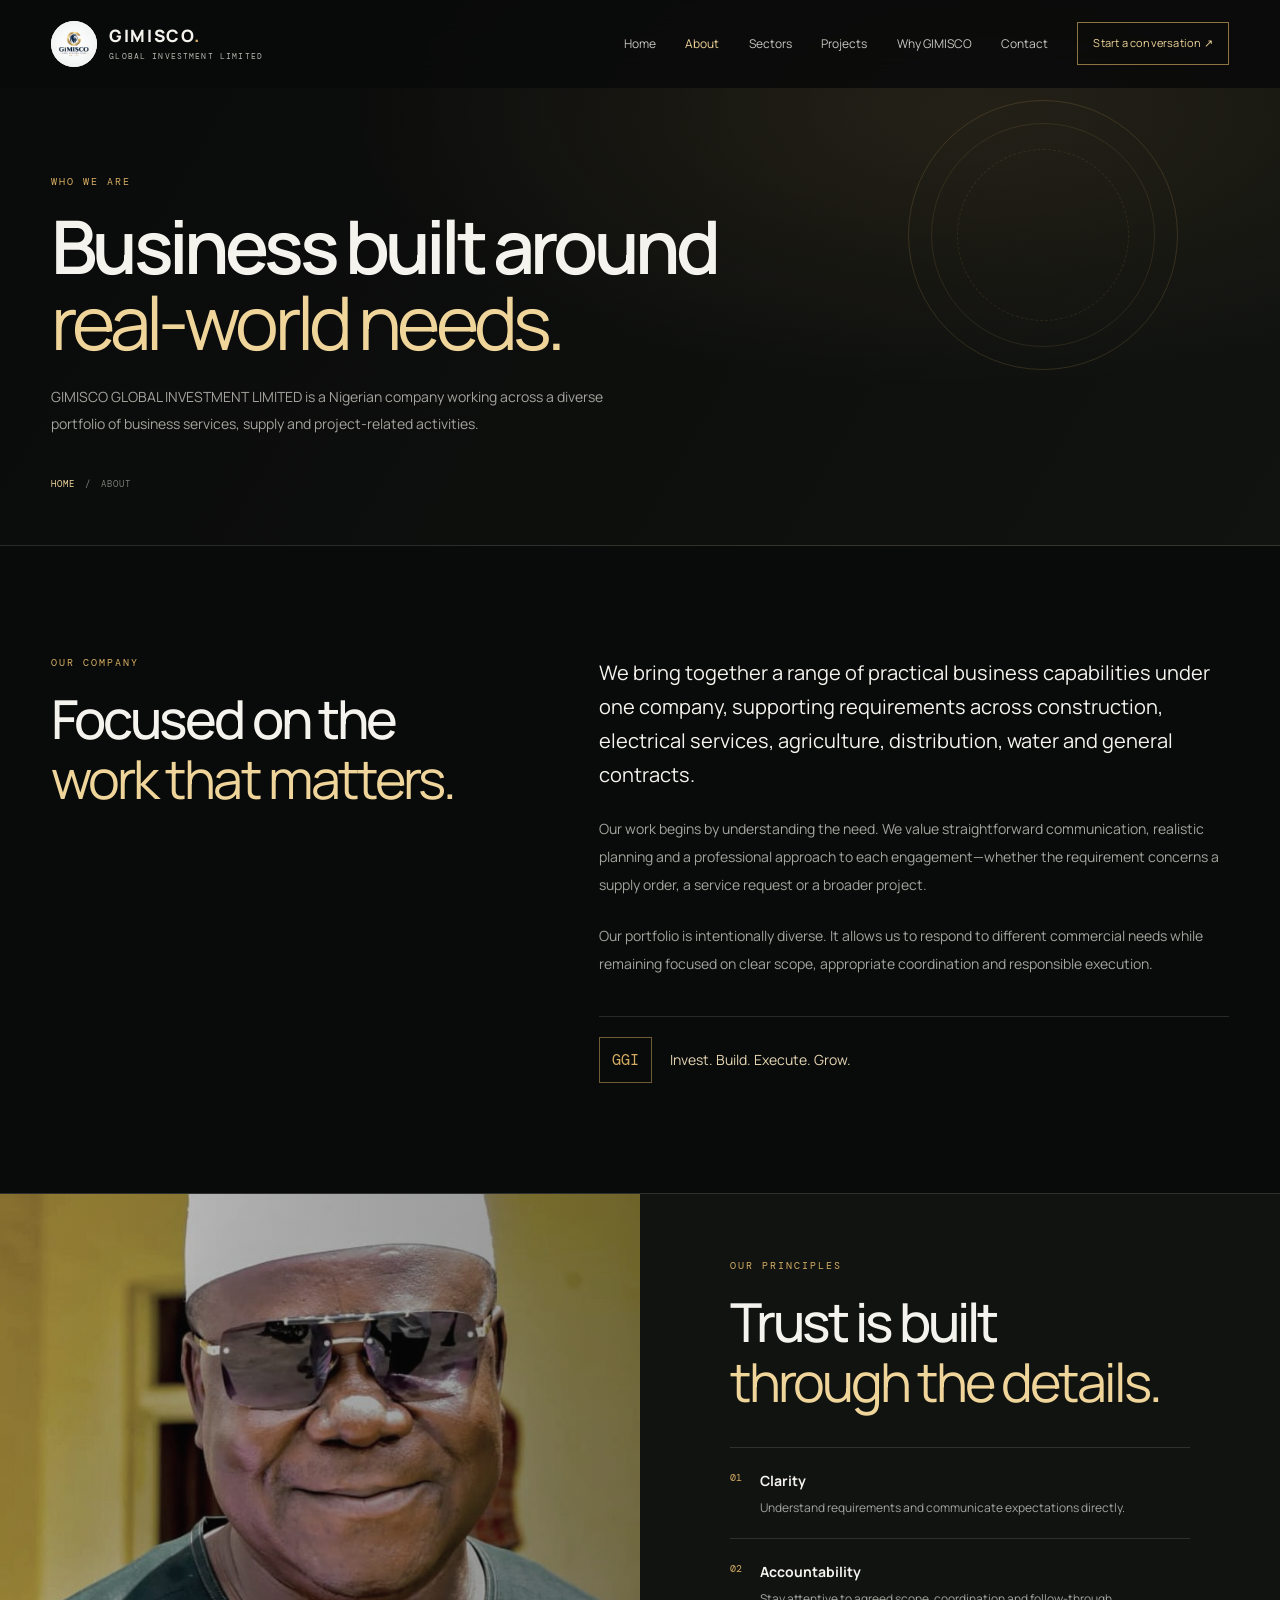
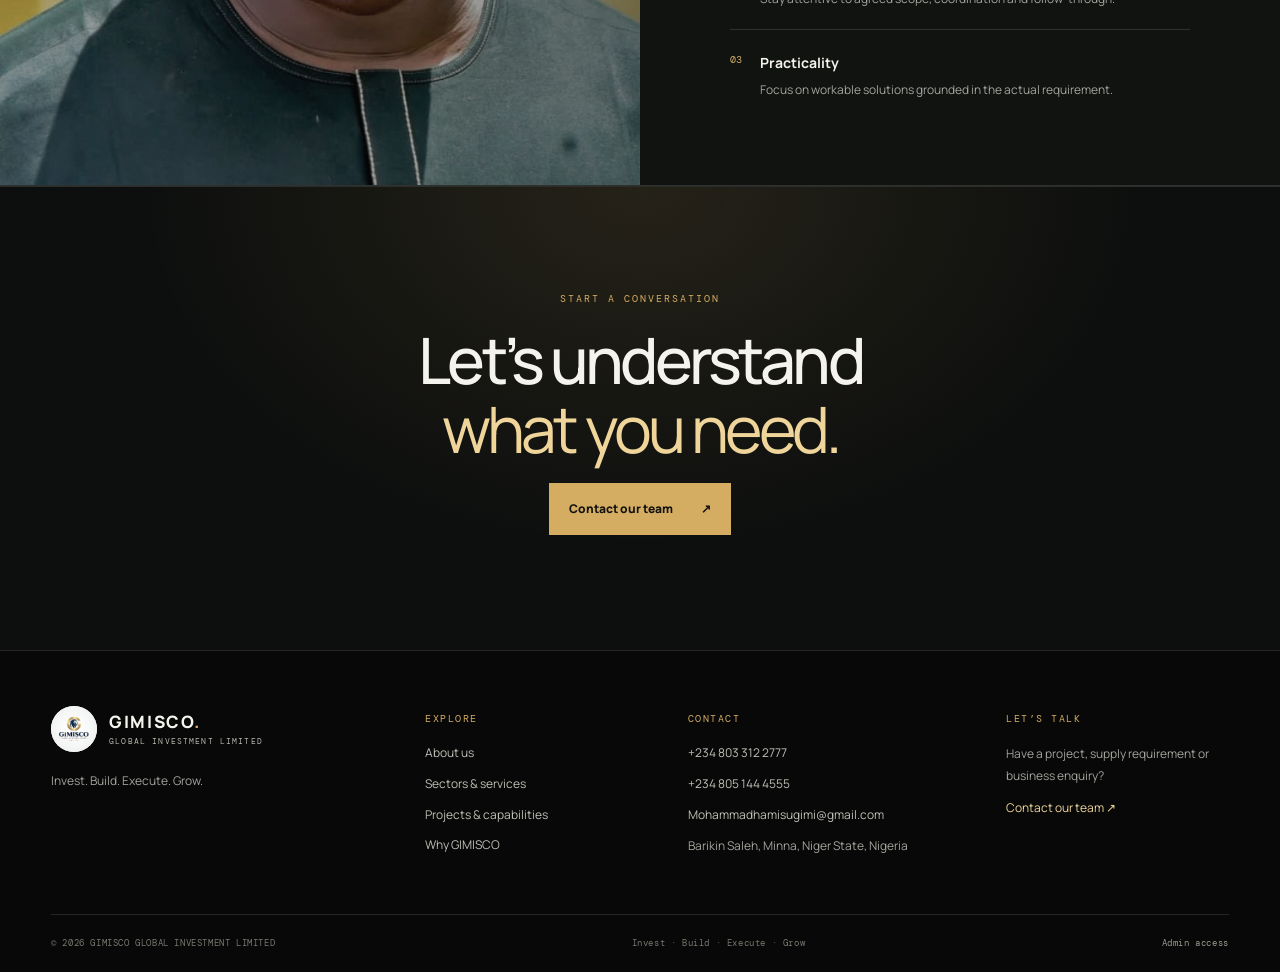
<file: about.html>
<!doctype html><html lang="en"><head><meta charset="utf-8"><meta name="viewport" content="width=device-width,initial-scale=1"><meta name="theme-color" content="#090a0a"><meta name="description" content="Learn about GIMISCO Global Investment Limited, a Nigerian company with business activities across construction, energy, agriculture, supply and general contracts."><meta name="author" content="GIMISCO GLOBAL INVESTMENT LIMITED"><meta property="og:type" content="website"><meta property="og:title" content="About GIMISCO | GIMISCO GLOBAL INVESTMENT LIMITED"><meta property="og:description" content="Learn about GIMISCO Global Investment Limited, a Nigerian company with business activities across construction, energy, agriculture, supply and general contracts."><meta property="og:image" content="assets/images/logo-gimisco.png"><title>About GIMISCO | GIMISCO GLOBAL INVESTMENT LIMITED</title><link rel="icon" href="assets/images/logo-gimisco.png"><link rel="preconnect" href="https://fonts.googleapis.com"><link rel="preconnect" href="https://fonts.gstatic.com" crossorigin><link href="https://fonts.googleapis.com/css2?family=DM+Mono:wght@400;500&family=Manrope:wght@400;500;600;700;800&display=swap" rel="stylesheet"><link rel="stylesheet" href="css/site.css"><script src="js/site.js" defer></script></head><body><a class="skip-link" href="#main">Skip to content</a>
<header class="site-header" id="siteHeader"><div class="header-inner"><a class="brand" href="index.html" aria-label="GIMISCO home"><img src="assets/images/logo-gimisco.png" alt="GIMISCO Global Investment Limited logo"><span class="brand-name">GIMISCO<span class="brand-dot">.</span><small>GLOBAL INVESTMENT LIMITED</small></span></a><button class="menu-btn" id="menuButton" type="button" aria-expanded="false" aria-controls="mobileNav" aria-label="Open navigation"><span></span><span></span></button><nav class="desktop-nav" aria-label="Main navigation"><a href="index.html">Home</a><a href="about.html" aria-current="page">About</a><a href="sectors.html">Sectors</a><a href="projects.html">Projects</a><a href="why-us.html">Why GIMISCO</a><a href="contact.html">Contact</a><a class="nav-cta" href="contact.html">Start a conversation <span aria-hidden="true">↗</span></a></nav></div><nav class="mobile-nav" id="mobileNav" aria-label="Mobile navigation"><a href="index.html">Home</a><a href="about.html" aria-current="page">About</a><a href="sectors.html">Sectors</a><a href="projects.html">Projects</a><a href="why-us.html">Why GIMISCO</a><a href="contact.html">Contact</a><a class="nav-cta" href="contact.html">Start a conversation ↗</a></nav></header><main id="main"><section class="page-hero"><div class="page-hero-art"></div><p class="eyebrow">WHO WE ARE</p><h1>Business built around<br><em>real-world needs.</em></h1><p>GIMISCO GLOBAL INVESTMENT LIMITED is a Nigerian company working across a diverse portfolio of business services, supply and project-related activities.</p><div class="breadcrumbs"><a href="index.html">Home</a><span>/</span><span>About</span></div></section><section class="section section-pad two-column"><div class="sticky-label"><p class="eyebrow">OUR COMPANY</p><h2>Focused on the<br><em>work that matters.</em></h2></div><div class="long-copy"><p class="lead-copy">We bring together a range of practical business capabilities under one company, supporting requirements across construction, electrical services, agriculture, distribution, water and general contracts.</p><p>Our work begins by understanding the need. We value straightforward communication, realistic planning and a professional approach to each engagement—whether the requirement concerns a supply order, a service request or a broader project.</p><p>Our portfolio is intentionally diverse. It allows us to respond to different commercial needs while remaining focused on clear scope, appropriate coordination and responsible execution.</p><div class="quote-rule"><span>GGI</span><p>Invest. Build. Execute. Grow.</p></div></div></section><section class="image-text-band"><div class="image-panel"><img src="assets/images/ceo-image.jpg" alt="GIMISCO leadership" loading="lazy"></div><div class="image-text-copy"><p class="eyebrow">OUR PRINCIPLES</p><h2>Trust is built<br><em>through the details.</em></h2><ul class="principle-list"><li><span>01</span><div><strong>Clarity</strong><p>Understand requirements and communicate expectations directly.</p></div></li><li><span>02</span><div><strong>Accountability</strong><p>Stay attentive to agreed scope, coordination and follow-through.</p></div></li><li><span>03</span><div><strong>Practicality</strong><p>Focus on workable solutions grounded in the actual requirement.</p></div></li></ul></div></section><section class="cta-section"><p class="eyebrow">START A CONVERSATION</p><h2>Let’s understand<br><em>what you need.</em></h2><a class="button button-gold" href="contact.html">Contact our team <span>↗</span></a></section></main><footer class="site-footer"><div class="footer-top"><div class="footer-brand"><a class="brand" href="index.html"><img src="assets/images/logo-gimisco.png" alt=""><span class="brand-name">GIMISCO<span class="brand-dot">.</span><small>GLOBAL INVESTMENT LIMITED</small></span></a><p>Invest. Build. Execute. Grow.</p></div><div><h3>Explore</h3><a href="about.html">About us</a><a href="sectors.html">Sectors & services</a><a href="projects.html">Projects & capabilities</a><a href="why-us.html">Why GIMISCO</a></div><div><h3>Contact</h3><a href="tel:+2348033122777">+234 803 312 2777</a><a href="tel:+2348051444555">+234 805 144 4555</a><a href="mailto:Mohammadhamisugimi@gmail.com">Mohammadhamisugimi@gmail.com</a><p>Barikin Saleh, Minna, Niger State, Nigeria</p></div><div><h3>Let’s talk</h3><p>Have a project, supply requirement or business enquiry?</p><a class="footer-link" href="contact.html">Contact our team ↗</a></div></div><div class="footer-bottom"><span>© <span id="year"></span> GIMISCO GLOBAL INVESTMENT LIMITED</span><span>Invest · Build · Execute · Grow</span><a href="admin.html" class="admin-link">Admin access</a></div></footer></body></html>
</file>
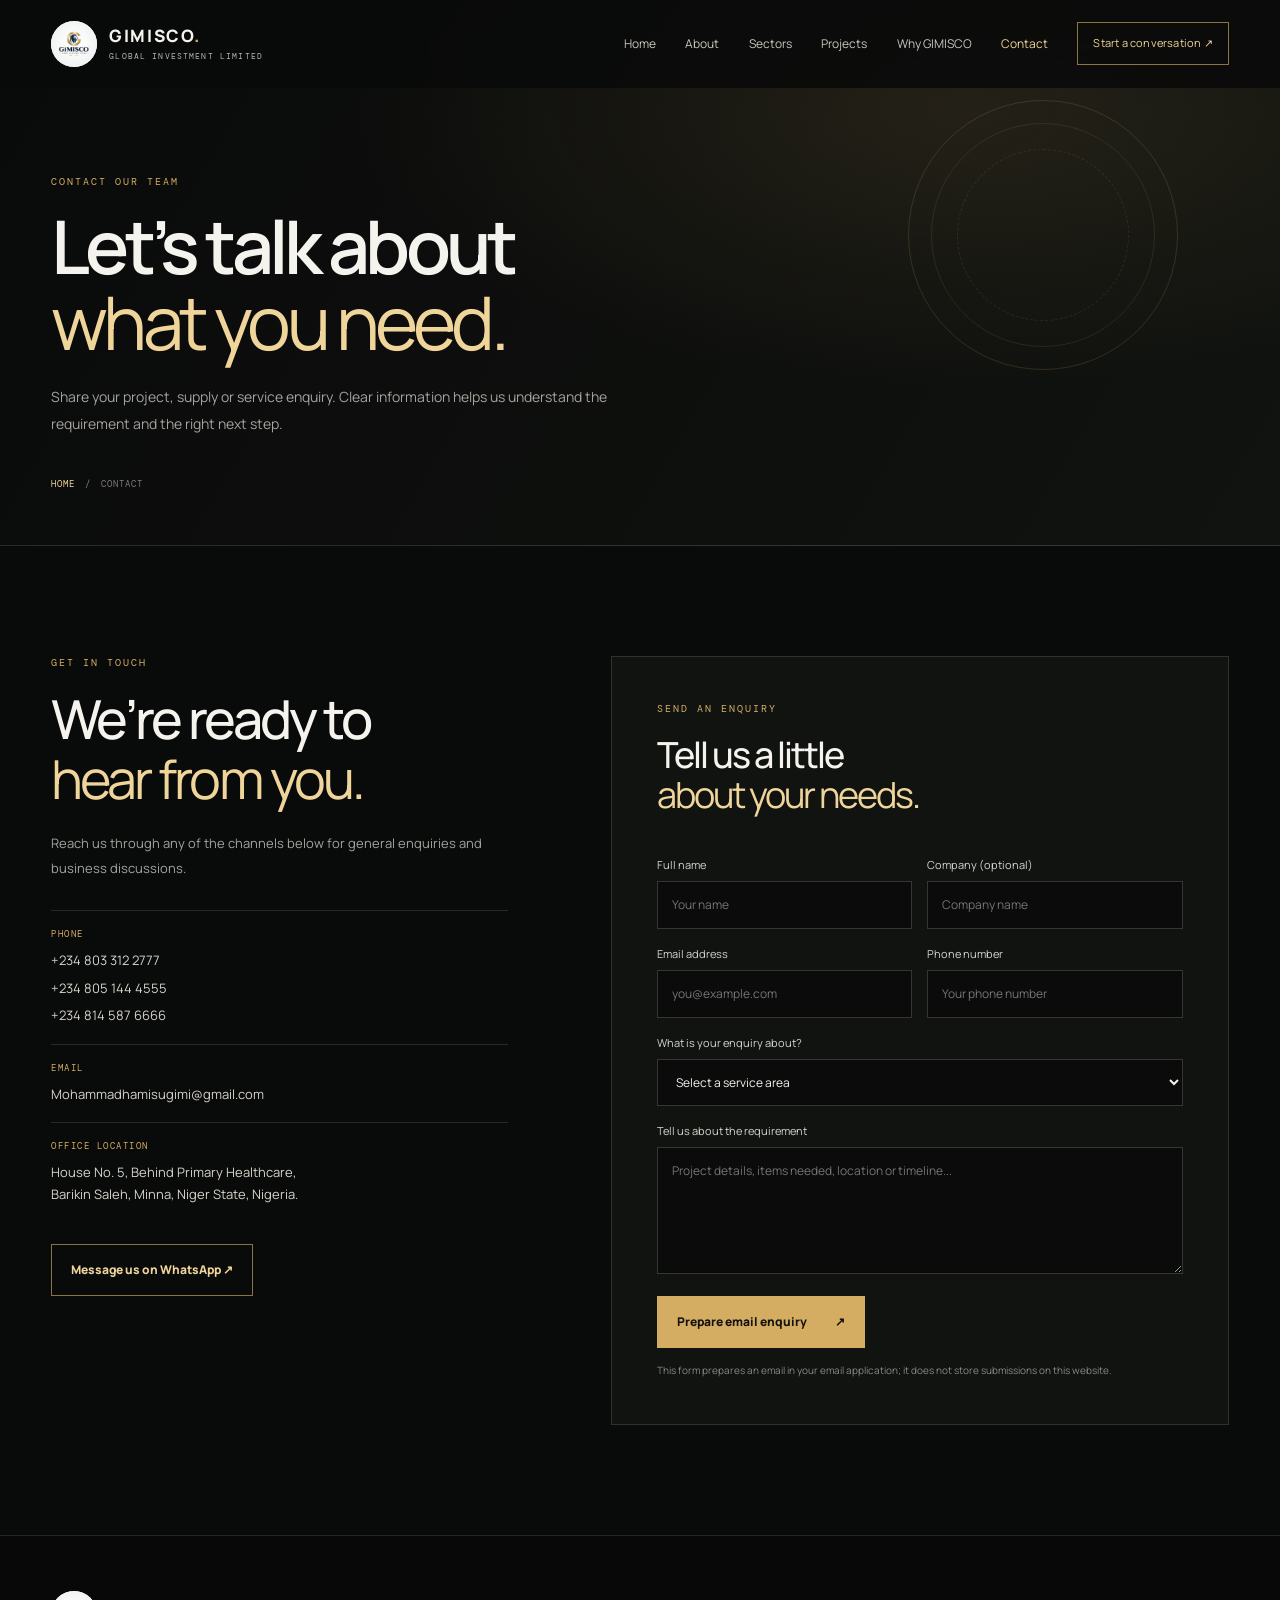
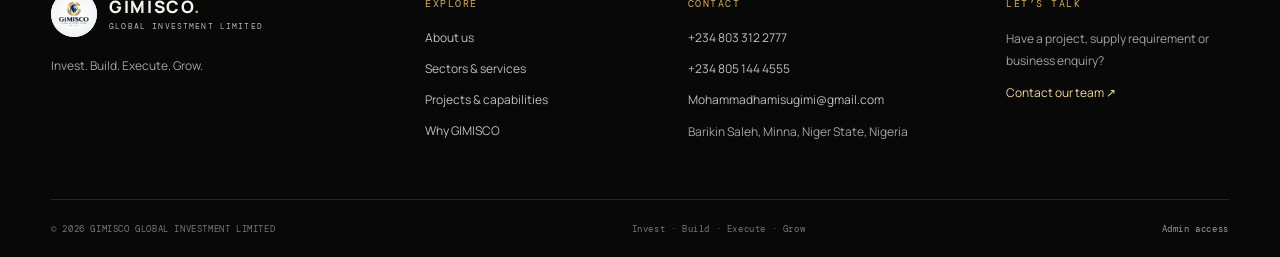
<file: contact.html>
<!doctype html><html lang="en"><head><meta charset="utf-8"><meta name="viewport" content="width=device-width,initial-scale=1"><meta name="theme-color" content="#090a0a"><meta name="description" content="Contact GIMISCO Global Investment Limited by phone, email or WhatsApp for business, supply and project enquiries."><meta name="author" content="GIMISCO GLOBAL INVESTMENT LIMITED"><meta property="og:type" content="website"><meta property="og:title" content="Contact GIMISCO | GIMISCO GLOBAL INVESTMENT LIMITED"><meta property="og:description" content="Contact GIMISCO Global Investment Limited by phone, email or WhatsApp for business, supply and project enquiries."><meta property="og:image" content="assets/images/logo-gimisco.png"><title>Contact GIMISCO | GIMISCO GLOBAL INVESTMENT LIMITED</title><link rel="icon" href="assets/images/logo-gimisco.png"><link rel="preconnect" href="https://fonts.googleapis.com"><link rel="preconnect" href="https://fonts.gstatic.com" crossorigin><link href="https://fonts.googleapis.com/css2?family=DM+Mono:wght@400;500&family=Manrope:wght@400;500;600;700;800&display=swap" rel="stylesheet"><link rel="stylesheet" href="css/site.css"><script src="js/site.js" defer></script></head><body><a class="skip-link" href="#main">Skip to content</a>
<header class="site-header" id="siteHeader"><div class="header-inner"><a class="brand" href="index.html" aria-label="GIMISCO home"><img src="assets/images/logo-gimisco.png" alt="GIMISCO Global Investment Limited logo"><span class="brand-name">GIMISCO<span class="brand-dot">.</span><small>GLOBAL INVESTMENT LIMITED</small></span></a><button class="menu-btn" id="menuButton" type="button" aria-expanded="false" aria-controls="mobileNav" aria-label="Open navigation"><span></span><span></span></button><nav class="desktop-nav" aria-label="Main navigation"><a href="index.html">Home</a><a href="about.html">About</a><a href="sectors.html">Sectors</a><a href="projects.html">Projects</a><a href="why-us.html">Why GIMISCO</a><a href="contact.html" aria-current="page">Contact</a><a class="nav-cta" href="contact.html">Start a conversation <span aria-hidden="true">↗</span></a></nav></div><nav class="mobile-nav" id="mobileNav" aria-label="Mobile navigation"><a href="index.html">Home</a><a href="about.html">About</a><a href="sectors.html">Sectors</a><a href="projects.html">Projects</a><a href="why-us.html">Why GIMISCO</a><a href="contact.html" aria-current="page">Contact</a><a class="nav-cta" href="contact.html">Start a conversation ↗</a></nav></header><main id="main"><section class="page-hero"><div class="page-hero-art"></div><p class="eyebrow">CONTACT OUR TEAM</p><h1>Let’s talk about<br><em>what you need.</em></h1><p>Share your project, supply or service enquiry. Clear information helps us understand the requirement and the right next step.</p><div class="breadcrumbs"><a href="index.html">Home</a><span>/</span><span>Contact</span></div></section><section class="section section-pad contact-layout"><div class="contact-details"><p class="eyebrow">GET IN TOUCH</p><h2>We’re ready to<br><em>hear from you.</em></h2><p>Reach us through any of the channels below for general enquiries and business discussions.</p><div class="contact-item"><span>PHONE</span><a href="tel:+2348033122777">+234 803 312 2777</a><a href="tel:+2348051444555">+234 805 144 4555</a><a href="tel:+2348145876666">+234 814 587 6666</a></div><div class="contact-item"><span>EMAIL</span><a href="mailto:Mohammadhamisugimi@gmail.com">Mohammadhamisugimi@gmail.com</a></div><div class="contact-item"><span>OFFICE LOCATION</span><p>House No. 5, Behind Primary Healthcare,<br>Barikin Saleh, Minna, Niger State, Nigeria.</p></div><a class="button button-outline" href="https://wa.me/2348033122777" target="_blank" rel="noopener noreferrer">Message us on WhatsApp ↗</a></div><div class="contact-form-card"><p class="eyebrow">SEND AN ENQUIRY</p><h2>Tell us a little<br><em>about your needs.</em></h2><form id="contactForm"><div class="form-row"><label>Full name<input name="name" autocomplete="name" required maxlength="120" placeholder="Your name"></label><label>Company (optional)<input name="company" autocomplete="organization" maxlength="120" placeholder="Company name"></label></div><div class="form-row"><label>Email address<input type="email" name="email" autocomplete="email" required maxlength="180" placeholder="you@example.com"></label><label>Phone number<input type="tel" name="phone" autocomplete="tel" maxlength="40" placeholder="Your phone number"></label></div><label>What is your enquiry about?<select name="topic" required><option value="" disabled selected>Select a service area</option><option>Construction & Infrastructure</option><option>Energy & Electrical</option><option>Agriculture & Food</option><option>Supply & Distribution</option><option>Water & Environmental Services</option><option>Trading & General Contracts</option><option>Other enquiry</option></select></label><label>Tell us about the requirement<textarea name="message" rows="5" required maxlength="4000" placeholder="Project details, items needed, location or timeline..."></textarea></label><button class="button button-gold" type="submit">Prepare email enquiry <span>↗</span></button><p class="form-note" id="contactStatus" role="status">This form prepares an email in your email application; it does not store submissions on this website.</p></form></div></section></main><footer class="site-footer"><div class="footer-top"><div class="footer-brand"><a class="brand" href="index.html"><img src="assets/images/logo-gimisco.png" alt=""><span class="brand-name">GIMISCO<span class="brand-dot">.</span><small>GLOBAL INVESTMENT LIMITED</small></span></a><p>Invest. Build. Execute. Grow.</p></div><div><h3>Explore</h3><a href="about.html">About us</a><a href="sectors.html">Sectors & services</a><a href="projects.html">Projects & capabilities</a><a href="why-us.html">Why GIMISCO</a></div><div><h3>Contact</h3><a href="tel:+2348033122777">+234 803 312 2777</a><a href="tel:+2348051444555">+234 805 144 4555</a><a href="mailto:Mohammadhamisugimi@gmail.com">Mohammadhamisugimi@gmail.com</a><p>Barikin Saleh, Minna, Niger State, Nigeria</p></div><div><h3>Let’s talk</h3><p>Have a project, supply requirement or business enquiry?</p><a class="footer-link" href="contact.html">Contact our team ↗</a></div></div><div class="footer-bottom"><span>© <span id="year"></span> GIMISCO GLOBAL INVESTMENT LIMITED</span><span>Invest · Build · Execute · Grow</span><a href="admin.html" class="admin-link">Admin access</a></div></footer></body></html>
</file>
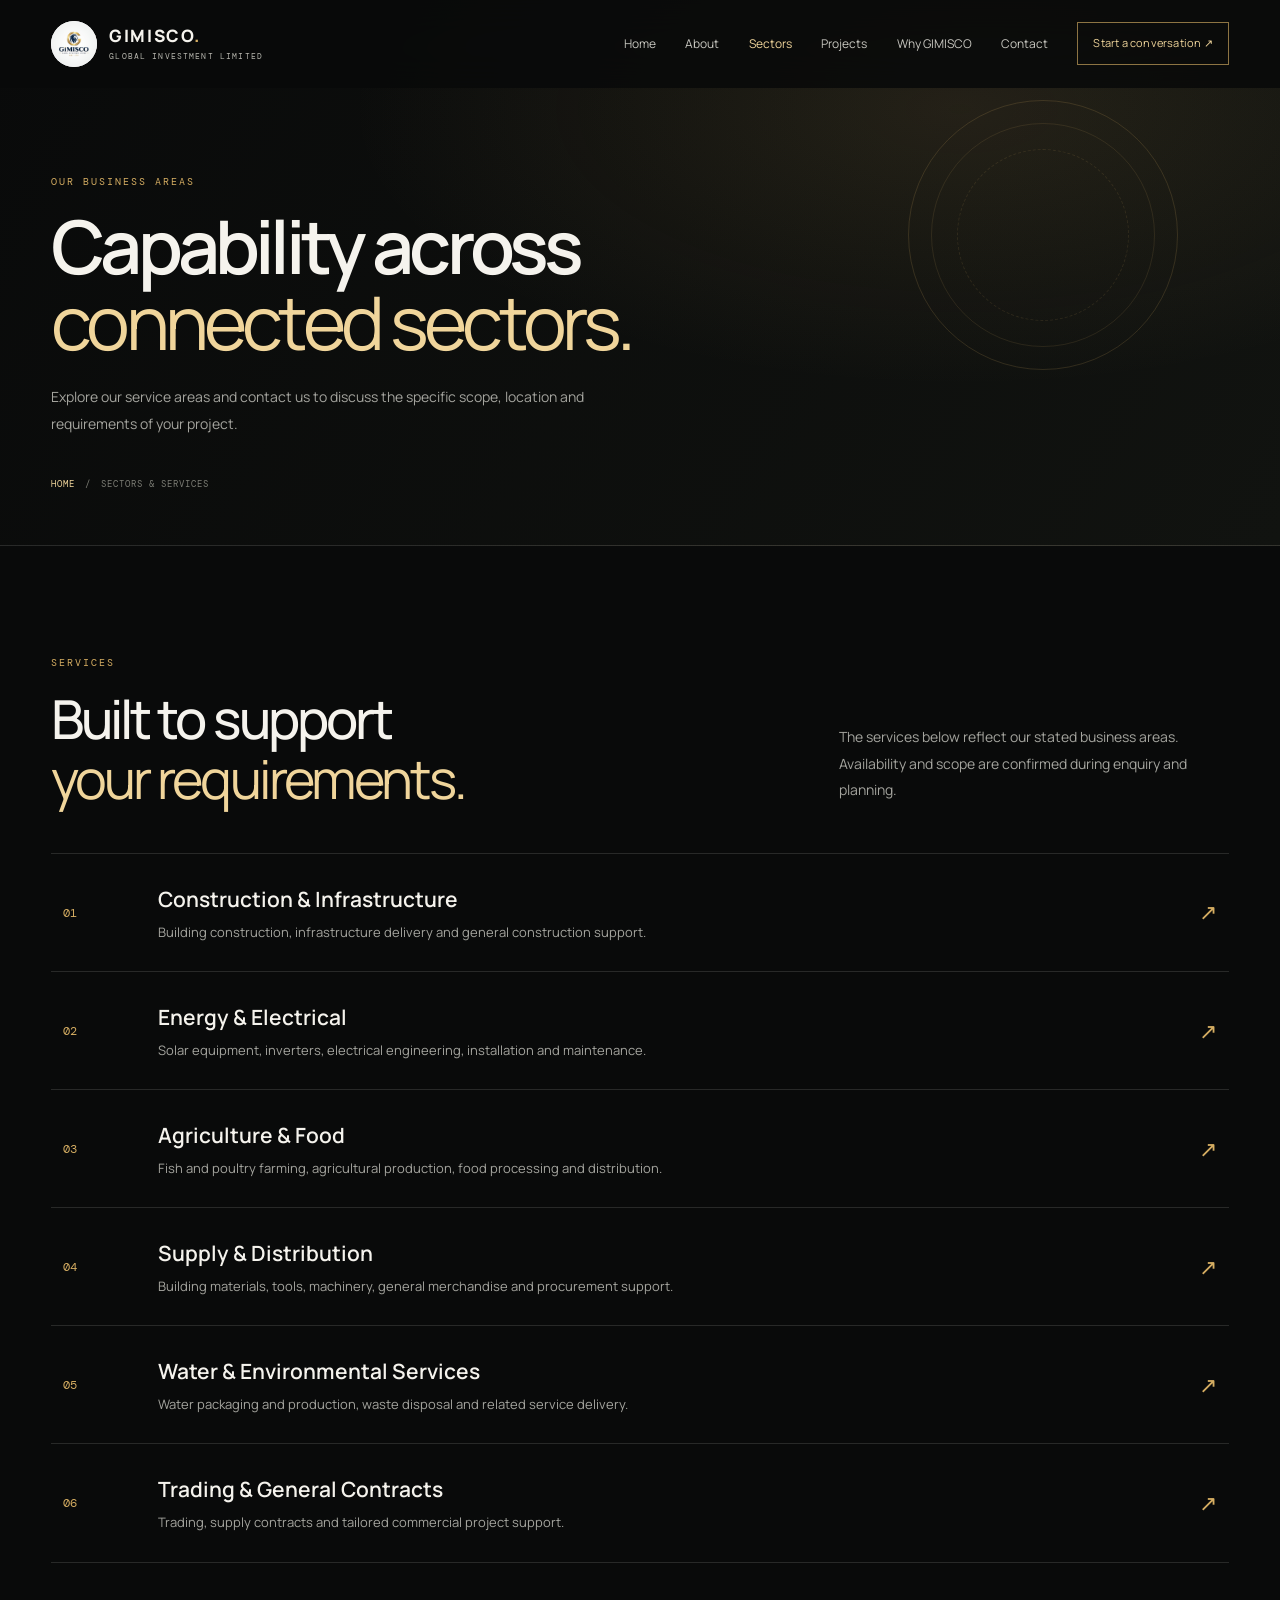
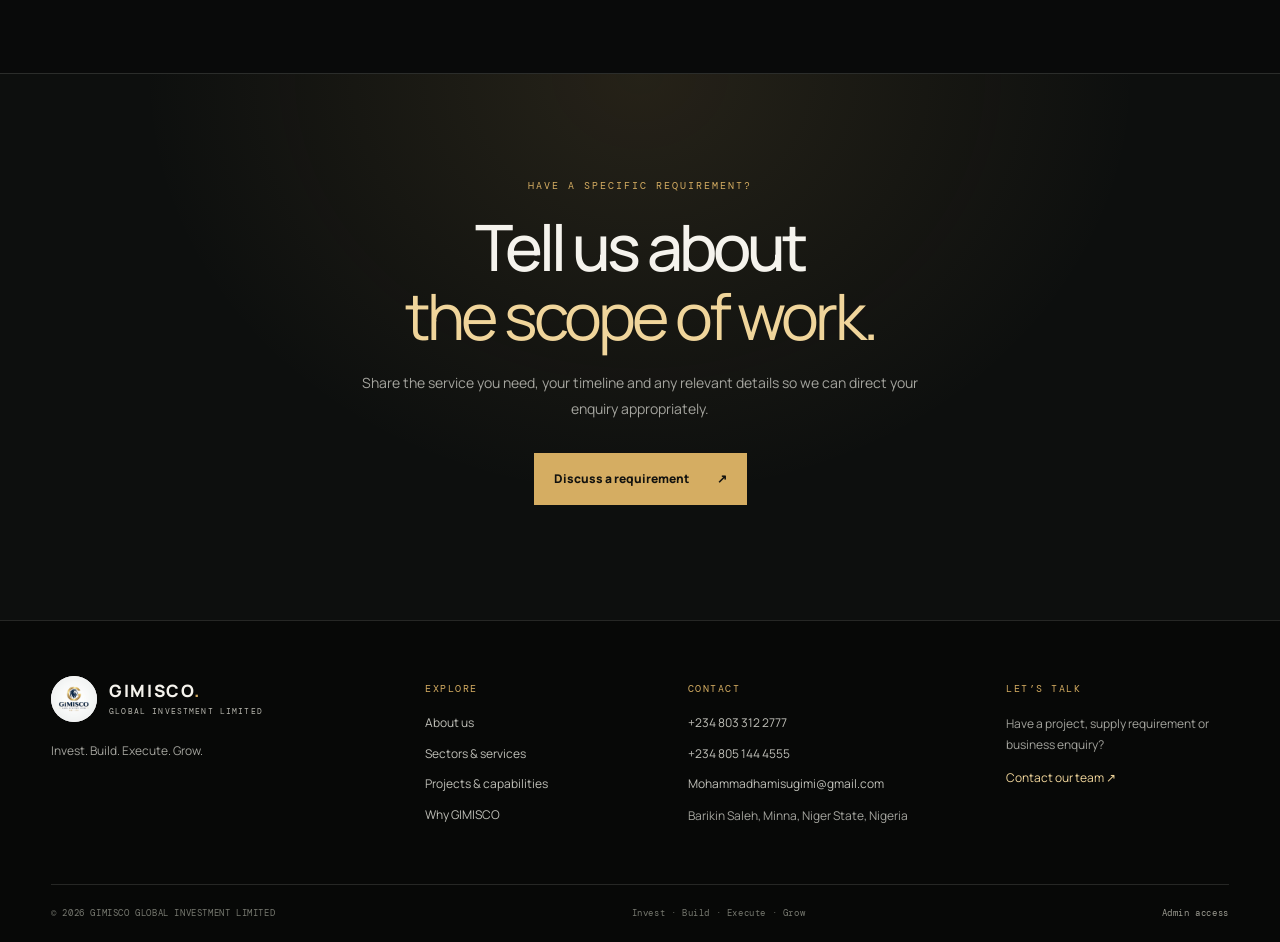
<file: sectors.html>
<!doctype html><html lang="en"><head><meta charset="utf-8"><meta name="viewport" content="width=device-width,initial-scale=1"><meta name="theme-color" content="#090a0a"><meta name="description" content="Explore GIMISCO services across construction, energy, agriculture, supply and distribution, water, waste services and general contracts."><meta name="author" content="GIMISCO GLOBAL INVESTMENT LIMITED"><meta property="og:type" content="website"><meta property="og:title" content="Sectors & Services | GIMISCO GLOBAL INVESTMENT LIMITED"><meta property="og:description" content="Explore GIMISCO services across construction, energy, agriculture, supply and distribution, water, waste services and general contracts."><meta property="og:image" content="assets/images/logo-gimisco.png"><title>Sectors & Services | GIMISCO GLOBAL INVESTMENT LIMITED</title><link rel="icon" href="assets/images/logo-gimisco.png"><link rel="preconnect" href="https://fonts.googleapis.com"><link rel="preconnect" href="https://fonts.gstatic.com" crossorigin><link href="https://fonts.googleapis.com/css2?family=DM+Mono:wght@400;500&family=Manrope:wght@400;500;600;700;800&display=swap" rel="stylesheet"><link rel="stylesheet" href="css/site.css"><script src="js/site.js" defer></script></head><body><a class="skip-link" href="#main">Skip to content</a>
<header class="site-header" id="siteHeader"><div class="header-inner"><a class="brand" href="index.html" aria-label="GIMISCO home"><img src="assets/images/logo-gimisco.png" alt="GIMISCO Global Investment Limited logo"><span class="brand-name">GIMISCO<span class="brand-dot">.</span><small>GLOBAL INVESTMENT LIMITED</small></span></a><button class="menu-btn" id="menuButton" type="button" aria-expanded="false" aria-controls="mobileNav" aria-label="Open navigation"><span></span><span></span></button><nav class="desktop-nav" aria-label="Main navigation"><a href="index.html">Home</a><a href="about.html">About</a><a href="sectors.html" aria-current="page">Sectors</a><a href="projects.html">Projects</a><a href="why-us.html">Why GIMISCO</a><a href="contact.html">Contact</a><a class="nav-cta" href="contact.html">Start a conversation <span aria-hidden="true">↗</span></a></nav></div><nav class="mobile-nav" id="mobileNav" aria-label="Mobile navigation"><a href="index.html">Home</a><a href="about.html">About</a><a href="sectors.html" aria-current="page">Sectors</a><a href="projects.html">Projects</a><a href="why-us.html">Why GIMISCO</a><a href="contact.html">Contact</a><a class="nav-cta" href="contact.html">Start a conversation ↗</a></nav></header><main id="main"><section class="page-hero"><div class="page-hero-art"></div><p class="eyebrow">OUR BUSINESS AREAS</p><h1>Capability across<br><em>connected sectors.</em></h1><p>Explore our service areas and contact us to discuss the specific scope, location and requirements of your project.</p><div class="breadcrumbs"><a href="index.html">Home</a><span>/</span><span>Sectors & Services</span></div></section><section class="section section-pad"><div class="section-heading reveal"><div><p class="eyebrow">SERVICES</p><h2>Built to support<br><em>your requirements.</em></h2></div><p class="section-intro">The services below reflect our stated business areas. Availability and scope are confirmed during enquiry and planning.</p></div><div class="sector-list"><article class="sector-row reveal"><span class="sector-index">01</span><div><h3>Construction & Infrastructure</h3><p>Building construction, infrastructure delivery and general construction support.</p></div><a href="contact.html" aria-label="Enquire about Construction & Infrastructure">↗</a></article><article class="sector-row reveal"><span class="sector-index">02</span><div><h3>Energy & Electrical</h3><p>Solar equipment, inverters, electrical engineering, installation and maintenance.</p></div><a href="contact.html" aria-label="Enquire about Energy & Electrical">↗</a></article><article class="sector-row reveal"><span class="sector-index">03</span><div><h3>Agriculture & Food</h3><p>Fish and poultry farming, agricultural production, food processing and distribution.</p></div><a href="contact.html" aria-label="Enquire about Agriculture & Food">↗</a></article><article class="sector-row reveal"><span class="sector-index">04</span><div><h3>Supply & Distribution</h3><p>Building materials, tools, machinery, general merchandise and procurement support.</p></div><a href="contact.html" aria-label="Enquire about Supply & Distribution">↗</a></article><article class="sector-row reveal"><span class="sector-index">05</span><div><h3>Water & Environmental Services</h3><p>Water packaging and production, waste disposal and related service delivery.</p></div><a href="contact.html" aria-label="Enquire about Water & Environmental Services">↗</a></article><article class="sector-row reveal"><span class="sector-index">06</span><div><h3>Trading & General Contracts</h3><p>Trading, supply contracts and tailored commercial project support.</p></div><a href="contact.html" aria-label="Enquire about Trading & General Contracts">↗</a></article></div></section><section class="cta-section"><p class="eyebrow">HAVE A SPECIFIC REQUIREMENT?</p><h2>Tell us about<br><em>the scope of work.</em></h2><p>Share the service you need, your timeline and any relevant details so we can direct your enquiry appropriately.</p><a class="button button-gold" href="contact.html">Discuss a requirement <span>↗</span></a></section></main><footer class="site-footer"><div class="footer-top"><div class="footer-brand"><a class="brand" href="index.html"><img src="assets/images/logo-gimisco.png" alt=""><span class="brand-name">GIMISCO<span class="brand-dot">.</span><small>GLOBAL INVESTMENT LIMITED</small></span></a><p>Invest. Build. Execute. Grow.</p></div><div><h3>Explore</h3><a href="about.html">About us</a><a href="sectors.html">Sectors & services</a><a href="projects.html">Projects & capabilities</a><a href="why-us.html">Why GIMISCO</a></div><div><h3>Contact</h3><a href="tel:+2348033122777">+234 803 312 2777</a><a href="tel:+2348051444555">+234 805 144 4555</a><a href="mailto:Mohammadhamisugimi@gmail.com">Mohammadhamisugimi@gmail.com</a><p>Barikin Saleh, Minna, Niger State, Nigeria</p></div><div><h3>Let’s talk</h3><p>Have a project, supply requirement or business enquiry?</p><a class="footer-link" href="contact.html">Contact our team ↗</a></div></div><div class="footer-bottom"><span>© <span id="year"></span> GIMISCO GLOBAL INVESTMENT LIMITED</span><span>Invest · Build · Execute · Grow</span><a href="admin.html" class="admin-link">Admin access</a></div></footer></body></html>
</file>
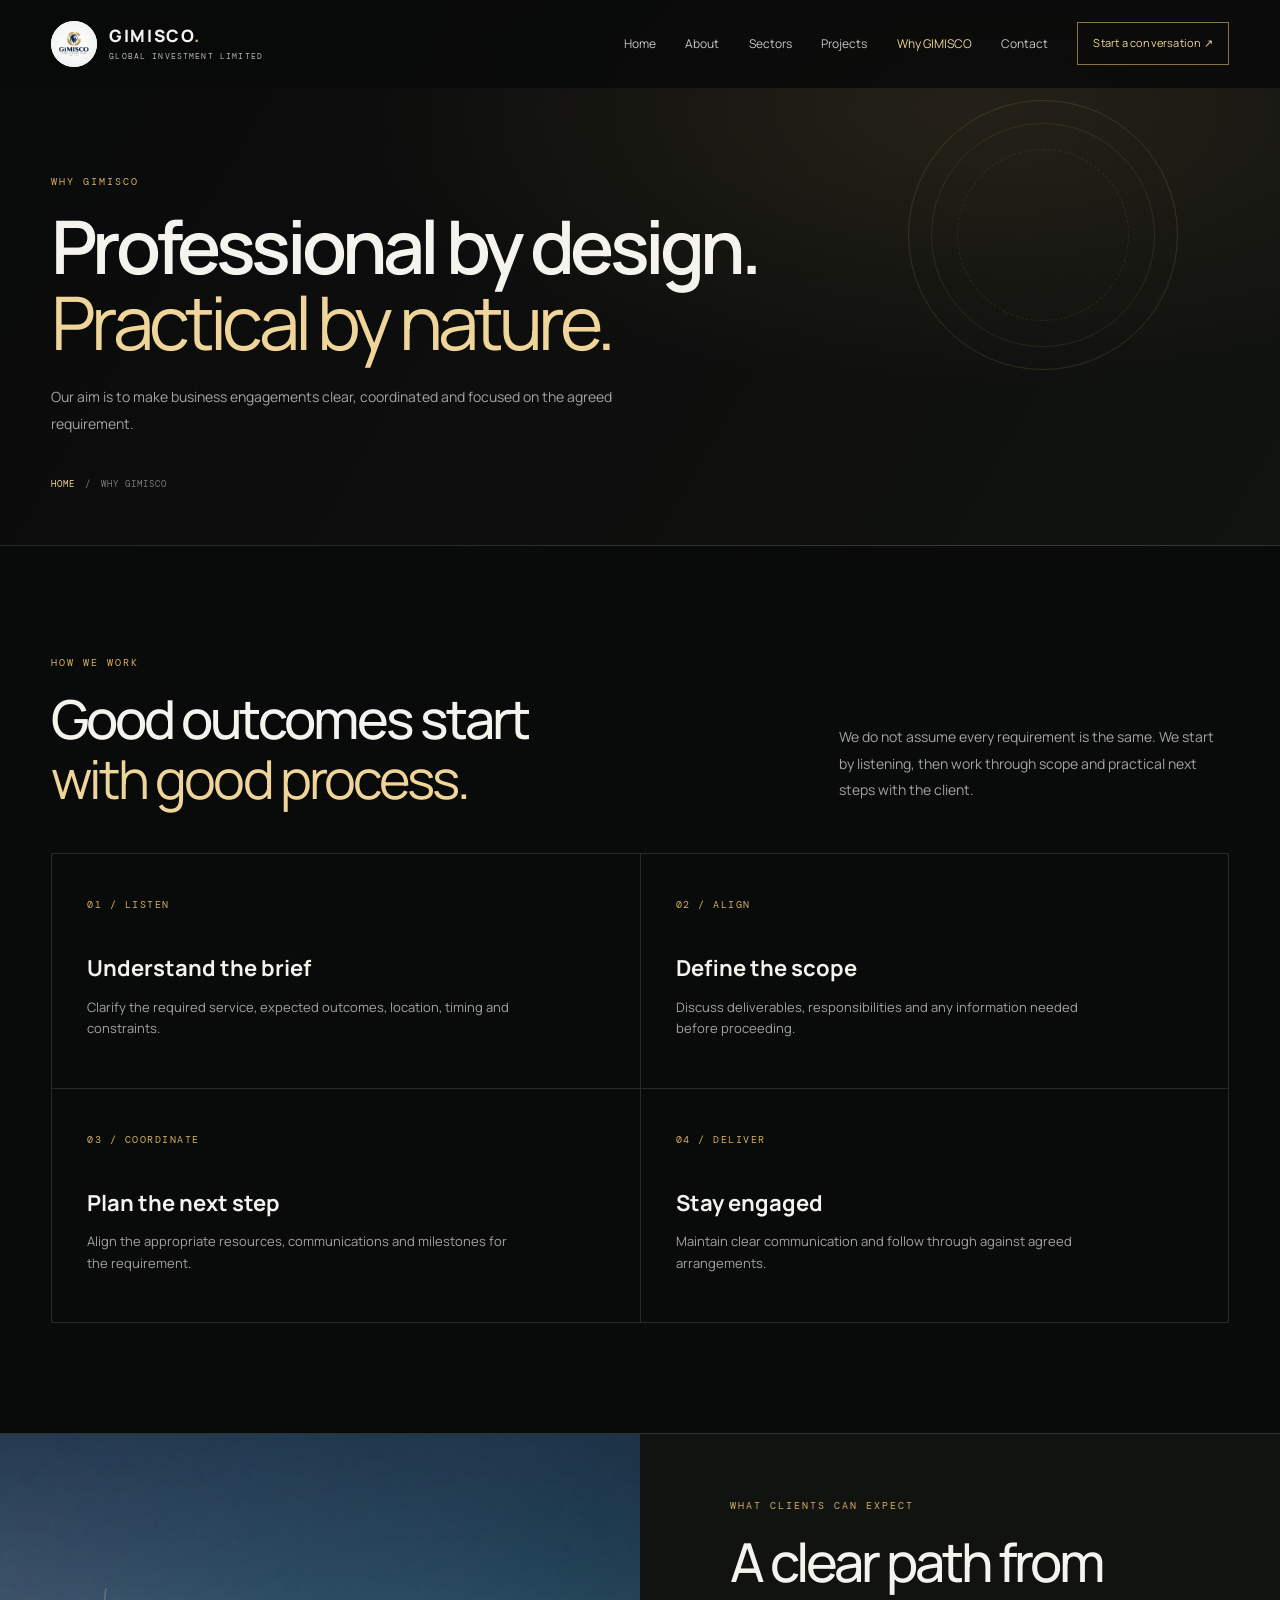
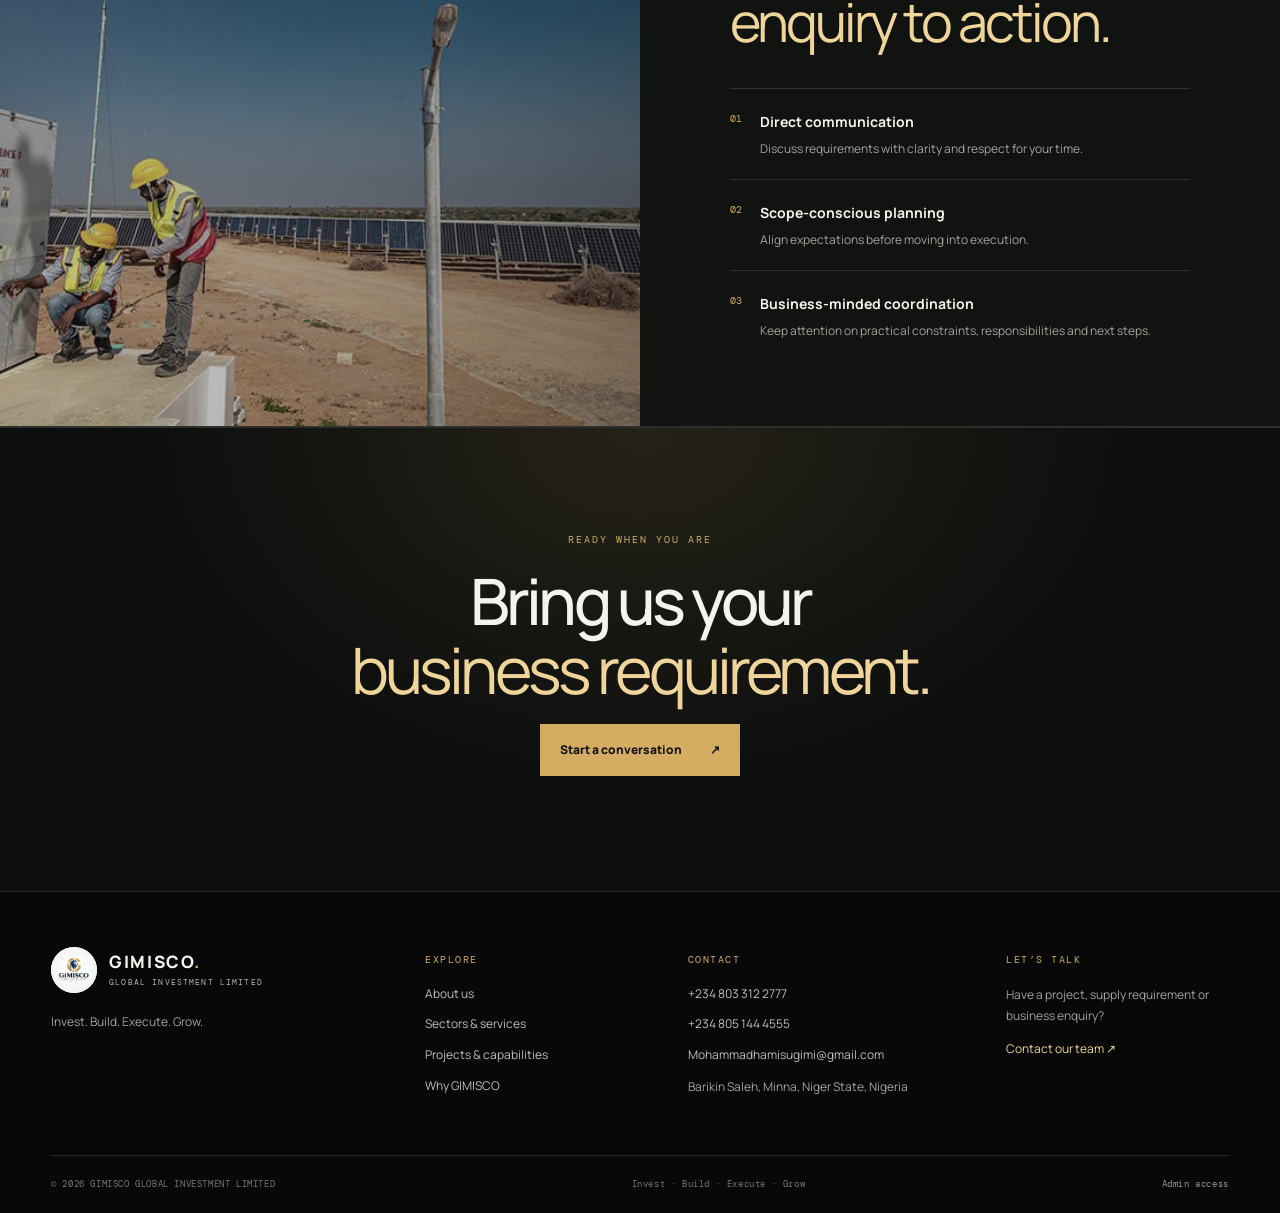
<file: why-us.html>
<!doctype html><html lang="en"><head><meta charset="utf-8"><meta name="viewport" content="width=device-width,initial-scale=1"><meta name="theme-color" content="#090a0a"><meta name="description" content="Discover GIMISCO’s delivery-first approach to business engagement, communication, planning and project support."><meta name="author" content="GIMISCO GLOBAL INVESTMENT LIMITED"><meta property="og:type" content="website"><meta property="og:title" content="Why GIMISCO | GIMISCO GLOBAL INVESTMENT LIMITED"><meta property="og:description" content="Discover GIMISCO’s delivery-first approach to business engagement, communication, planning and project support."><meta property="og:image" content="assets/images/logo-gimisco.png"><title>Why GIMISCO | GIMISCO GLOBAL INVESTMENT LIMITED</title><link rel="icon" href="assets/images/logo-gimisco.png"><link rel="preconnect" href="https://fonts.googleapis.com"><link rel="preconnect" href="https://fonts.gstatic.com" crossorigin><link href="https://fonts.googleapis.com/css2?family=DM+Mono:wght@400;500&family=Manrope:wght@400;500;600;700;800&display=swap" rel="stylesheet"><link rel="stylesheet" href="css/site.css"><script src="js/site.js" defer></script></head><body><a class="skip-link" href="#main">Skip to content</a>
<header class="site-header" id="siteHeader"><div class="header-inner"><a class="brand" href="index.html" aria-label="GIMISCO home"><img src="assets/images/logo-gimisco.png" alt="GIMISCO Global Investment Limited logo"><span class="brand-name">GIMISCO<span class="brand-dot">.</span><small>GLOBAL INVESTMENT LIMITED</small></span></a><button class="menu-btn" id="menuButton" type="button" aria-expanded="false" aria-controls="mobileNav" aria-label="Open navigation"><span></span><span></span></button><nav class="desktop-nav" aria-label="Main navigation"><a href="index.html">Home</a><a href="about.html">About</a><a href="sectors.html">Sectors</a><a href="projects.html">Projects</a><a href="why-us.html" aria-current="page">Why GIMISCO</a><a href="contact.html">Contact</a><a class="nav-cta" href="contact.html">Start a conversation <span aria-hidden="true">↗</span></a></nav></div><nav class="mobile-nav" id="mobileNav" aria-label="Mobile navigation"><a href="index.html">Home</a><a href="about.html">About</a><a href="sectors.html">Sectors</a><a href="projects.html">Projects</a><a href="why-us.html" aria-current="page">Why GIMISCO</a><a href="contact.html">Contact</a><a class="nav-cta" href="contact.html">Start a conversation ↗</a></nav></header><main id="main"><section class="page-hero"><div class="page-hero-art"></div><p class="eyebrow">WHY GIMISCO</p><h1>Professional by design.<br><em>Practical by nature.</em></h1><p>Our aim is to make business engagements clear, coordinated and focused on the agreed requirement.</p><div class="breadcrumbs"><a href="index.html">Home</a><span>/</span><span>Why GIMISCO</span></div></section><section class="section section-pad"><div class="section-heading reveal"><div><p class="eyebrow">HOW WE WORK</p><h2>Good outcomes start<br><em>with good process.</em></h2></div><p class="section-intro">We do not assume every requirement is the same. We start by listening, then work through scope and practical next steps with the client.</p></div><div class="approach-grid"><article class="approach-card reveal"><span>01 / LISTEN</span><h3>Understand the brief</h3><p>Clarify the required service, expected outcomes, location, timing and constraints.</p></article><article class="approach-card reveal"><span>02 / ALIGN</span><h3>Define the scope</h3><p>Discuss deliverables, responsibilities and any information needed before proceeding.</p></article><article class="approach-card reveal"><span>03 / COORDINATE</span><h3>Plan the next step</h3><p>Align the appropriate resources, communications and milestones for the requirement.</p></article><article class="approach-card reveal"><span>04 / DELIVER</span><h3>Stay engaged</h3><p>Maintain clear communication and follow through against agreed arrangements.</p></article></div></section><section class="image-text-band"><div class="image-panel image-panel-wide"><img src="assets/projects/project-05.jpg" alt="Business and engineering capability" loading="lazy"></div><div class="image-text-copy"><p class="eyebrow">WHAT CLIENTS CAN EXPECT</p><h2>A clear path from<br><em>enquiry to action.</em></h2><ul class="principle-list"><li><span>01</span><div><strong>Direct communication</strong><p>Discuss requirements with clarity and respect for your time.</p></div></li><li><span>02</span><div><strong>Scope-conscious planning</strong><p>Align expectations before moving into execution.</p></div></li><li><span>03</span><div><strong>Business-minded coordination</strong><p>Keep attention on practical constraints, responsibilities and next steps.</p></div></li></ul></div></section><section class="cta-section"><p class="eyebrow">READY WHEN YOU ARE</p><h2>Bring us your<br><em>business requirement.</em></h2><a class="button button-gold" href="contact.html">Start a conversation <span>↗</span></a></section></main><footer class="site-footer"><div class="footer-top"><div class="footer-brand"><a class="brand" href="index.html"><img src="assets/images/logo-gimisco.png" alt=""><span class="brand-name">GIMISCO<span class="brand-dot">.</span><small>GLOBAL INVESTMENT LIMITED</small></span></a><p>Invest. Build. Execute. Grow.</p></div><div><h3>Explore</h3><a href="about.html">About us</a><a href="sectors.html">Sectors & services</a><a href="projects.html">Projects & capabilities</a><a href="why-us.html">Why GIMISCO</a></div><div><h3>Contact</h3><a href="tel:+2348033122777">+234 803 312 2777</a><a href="tel:+2348051444555">+234 805 144 4555</a><a href="mailto:Mohammadhamisugimi@gmail.com">Mohammadhamisugimi@gmail.com</a><p>Barikin Saleh, Minna, Niger State, Nigeria</p></div><div><h3>Let’s talk</h3><p>Have a project, supply requirement or business enquiry?</p><a class="footer-link" href="contact.html">Contact our team ↗</a></div></div><div class="footer-bottom"><span>© <span id="year"></span> GIMISCO GLOBAL INVESTMENT LIMITED</span><span>Invest · Build · Execute · Grow</span><a href="admin.html" class="admin-link">Admin access</a></div></footer></body></html>
</file>
<file: css/site.css>
@import url('https://fonts.googleapis.com/css2?family=DM+Mono:wght@400;500&family=Manrope:wght@400;500;600;700;800&display=swap');
:root{--bg:#090a0a;--bg2:#101211;--panel:#141615;--gold:#d5ad62;--gold2:#f0d59b;--white:#f5f3ed;--muted:#a4a49e;--line:rgba(245,243,237,.13);--max:1240px;--ease:cubic-bezier(.2,.8,.2,1)}
*{box-sizing:border-box}html{scroll-behavior:smooth;scroll-padding-top:100px;background:var(--bg)}body{margin:0;background:var(--bg);color:var(--white);font-family:Manrope,Arial,sans-serif;line-height:1.65;overflow-x:hidden}body:before{content:"";position:fixed;inset:0;pointer-events:none;z-index:-1;opacity:.26;background-image:linear-gradient(rgba(255,255,255,.025) 1px,transparent 1px),linear-gradient(90deg,rgba(255,255,255,.025) 1px,transparent 1px);background-size:64px 64px}a{color:inherit;text-decoration:none}img{max-width:100%;display:block}button,input,textarea,select{font:inherit}button,a{-webkit-tap-highlight-color:transparent}::selection{background:var(--gold);color:#111}.skip-link{position:fixed;top:-100px;left:16px;z-index:1000;background:var(--gold);color:#111;padding:10px 14px}.skip-link:focus{top:12px}.site-header{height:88px;position:fixed;inset:0 0 auto;z-index:100;background:rgba(9,10,10,.86);backdrop-filter:blur(18px);border-bottom:1px solid transparent;transition:border-color .3s,background .3s}.site-header.scrolled{border-color:var(--line);background:rgba(9,10,10,.96)}.header-inner{width:min(var(--max),92%);height:100%;margin:auto;display:flex;align-items:center;justify-content:space-between;gap:28px}.brand{display:flex;align-items:center;gap:12px;min-width:190px}.brand img{width:46px;height:46px;object-fit:contain;border-radius:50%;background:#fff}.brand-name{font-size:17px;letter-spacing:1.6px;font-weight:800;line-height:1.15}.brand-dot{color:var(--gold)}.brand-name small{display:block;margin-top:5px;font:8px 'DM Mono',monospace;letter-spacing:1.15px;color:#b8b7af}.desktop-nav{display:flex;align-items:center;gap:clamp(15px,2.3vw,32px)}.desktop-nav>a:not(.nav-cta),.mobile-nav>a:not(.nav-cta){font-size:12px;color:#c9c8c1;transition:color .2s}.desktop-nav>a:hover,.desktop-nav>a[aria-current=page],.mobile-nav>a[aria-current=page]{color:var(--gold2)}.nav-cta{border:1px solid rgba(213,173,98,.65);padding:11px 15px;color:var(--gold2);font-size:11px;letter-spacing:.2px;white-space:nowrap;transition:background .25s,color .25s}.nav-cta:hover{background:var(--gold);color:#111}.menu-btn{display:none;background:none;border:1px solid var(--line);padding:10px;width:46px;height:42px}.menu-btn span{display:block;height:1px;background:var(--white);margin:5px 0}.mobile-nav{display:none}.hero{min-height:min(850px,100svh);padding:150px max(4%,calc((100vw - var(--max))/2)) 78px;position:relative;display:grid;grid-template-columns:1.02fr .98fr;align-items:center;gap:5vw;overflow:hidden}.hero-grid{position:absolute;inset:0;background:radial-gradient(ellipse at 75% 48%,rgba(213,173,98,.12),transparent 42%),linear-gradient(110deg,#090a0a 0%,#0c0e0d 55%,#11120f 100%);z-index:-2}.hero-copy{position:relative;z-index:2;max-width:660px;animation:rise .85s both}.eyebrow{font:10px 'DM Mono',monospace;letter-spacing:2px;text-transform:uppercase;color:var(--gold);margin:0 0 20px;display:flex;align-items:center;gap:12px}.eyebrow-line{height:1px;width:32px;background:var(--gold)}h1,h2,h3,p{margin-top:0}.hero h1,.page-hero h1{font-size:clamp(43px,6.2vw,83px);line-height:1.03;letter-spacing:-.065em;font-weight:600;margin:0 0 24px}.hero h1 em,.page-hero h1 em,h2 em{font-style:normal;color:var(--gold2);font-weight:400}.hero-lead{font-size:clamp(15px,1.4vw,18px);line-height:1.85;color:#b6b6af;max-width:535px}.hero-actions{display:flex;align-items:center;flex-wrap:wrap;gap:25px;margin-top:34px}.button{display:inline-flex;align-items:center;justify-content:center;gap:28px;padding:15px 19px;font-size:12px;font-weight:800;border:1px solid transparent;cursor:pointer;transition:transform .25s,background .25s,color .25s,border-color .25s}.button:hover{transform:translateY(-3px)}.button-gold{background:var(--gold);color:#12120f}.button-gold:hover{background:var(--gold2)}.button-outline{border-color:rgba(213,173,98,.65);color:var(--gold2);background:transparent}.button-outline:hover{background:var(--gold);color:#111}.text-link{font-size:12px;color:#e7e5dc}.text-link span{color:var(--gold);margin-left:8px}.hero-proof{display:flex;align-items:center;gap:14px;margin-top:58px;color:#85857f;font:9px 'DM Mono',monospace;letter-spacing:1.4px}.proof-mark{display:grid;place-items:center;width:38px;height:38px;border:1px solid rgba(213,173,98,.45);color:var(--gold);font-size:11px}.hero-proof b{color:var(--gold);font-weight:400}.hero-visual{min-height:490px;position:relative;display:grid;place-items:center;animation:rise .95s .12s both}.visual-frame{position:relative;width:min(100%,510px);height:clamp(380px,47vw,570px);overflow:hidden;border:1px solid rgba(213,173,98,.35);clip-path:polygon(10% 0,100% 0,100% 88%,88% 100%,0 100%,0 12%);background:#151715}.visual-frame>img{width:100%;height:100%;object-fit:cover;opacity:.78;filter:saturate(.7);animation:slowzoom 18s ease-in-out infinite alternate}.visual-shade{position:absolute;inset:0;background:linear-gradient(0deg,rgba(7,8,7,.88),transparent 55%),linear-gradient(90deg,rgba(7,8,7,.3),transparent)}.visual-caption{position:absolute;bottom:22px;left:24px;right:24px;display:flex;align-items:center;gap:12px;font:9px 'DM Mono',monospace;letter-spacing:1.5px;color:#d8d3c5}.caption-line{height:1px;background:var(--gold);flex:1}.floating-stamp{position:absolute;top:9%;right:-2%;width:116px;height:116px;border-radius:50%;border:1px solid rgba(213,173,98,.7);background:rgba(10,11,10,.82);backdrop-filter:blur(8px);display:flex;flex-direction:column;align-items:center;justify-content:center;box-shadow:0 15px 50px #0008;transform:rotate(9deg)}.floating-stamp span,.floating-stamp small{font:7px 'DM Mono',monospace;letter-spacing:1px;color:#b8b5aa}.floating-stamp strong{font-size:31px;color:var(--gold);line-height:1.25}.orbit{position:absolute;border:1px solid rgba(213,173,98,.18);border-radius:50%;pointer-events:none}.orbit-one{width:500px;height:500px;right:-12%;top:0}.orbit-two{width:620px;height:620px;right:-24%;top:-10%;border-style:dashed;animation:spin 90s linear infinite}.hero-bottom{position:absolute;bottom:25px;left:max(4%,calc((100vw - var(--max))/2));right:max(4%,calc((100vw - var(--max))/2));display:flex;justify-content:space-between;gap:15px;font:9px 'DM Mono',monospace;letter-spacing:1.5px;color:#797a73}.hero-bottom a{color:var(--gold2)}.trust-strip{border-block:1px solid var(--line);display:grid;grid-template-columns:repeat(3,1fr);padding:28px max(4%,calc((100vw - var(--max))/2));background:#0d0f0e}.trust-strip>div{padding:5px 30px;border-right:1px solid var(--line)}.trust-strip>div:first-child{padding-left:0}.trust-strip>div:last-child{border:0}.strip-label{display:block;font:9px 'DM Mono',monospace;letter-spacing:1.7px;color:#888981;margin-bottom:7px}.trust-strip strong{font-size:14px;font-weight:600}.section{position:relative}.section-pad{padding:110px max(4%,calc((100vw - var(--max))/2))}.section-heading{display:flex;justify-content:space-between;align-items:end;gap:40px;margin-bottom:44px}.section-heading h2,.sticky-label h2,.feature-copy h2,.image-text-copy h2,.contact-details h2,.contact-form-card h2{font-size:clamp(34px,4.2vw,54px);line-height:1.12;letter-spacing:-.055em;font-weight:500;margin:0}.section-intro{max-width:390px;color:var(--muted);font-size:14px;line-height:1.9;margin:0 0 5px}.service-grid{display:grid;grid-template-columns:repeat(3,1fr);border-top:1px solid var(--line);border-left:1px solid var(--line)}.service-card{position:relative;min-height:245px;padding:29px 28px 25px;border-right:1px solid var(--line);border-bottom:1px solid var(--line);background:linear-gradient(135deg,rgba(255,255,255,.018),transparent);transition:background .35s,transform .35s;overflow:hidden}.service-card:before{content:"";position:absolute;left:0;bottom:0;width:0;height:2px;background:var(--gold);transition:width .45s var(--ease)}.service-card:hover{background:rgba(213,173,98,.055);transform:translateY(-3px)}.service-card:hover:before{width:100%}.service-number{font:10px 'DM Mono',monospace;color:var(--gold)}.service-arrow{float:right;color:#6f706a;font-size:20px;transition:transform .25s,color .25s}.service-card:hover .service-arrow{transform:translate(3px,-3px);color:var(--gold)}.service-card h3{font-size:20px;font-weight:600;letter-spacing:-.6px;margin:42px 0 10px}.service-card p{font-size:12px;line-height:1.85;color:var(--muted);max-width:300px;margin-bottom:20px}.card-rule{position:absolute;left:28px;bottom:0;width:30px;height:1px;background:var(--gold);opacity:.6}.feature-band{display:grid;grid-template-columns:1fr 1fr;min-height:510px;background:#121412;border-block:1px solid var(--line)}.feature-image{min-height:430px;position:relative;overflow:hidden}.feature-image:after,.image-panel:after{content:"";position:absolute;inset:0;background:linear-gradient(90deg,transparent,rgba(9,10,10,.3))}.feature-image img{width:100%;height:100%;position:absolute;inset:0;object-fit:cover;object-position:center 30%;filter:saturate(.65);opacity:.76}.feature-copy{padding:80px clamp(35px,7vw,100px);align-self:center}.feature-copy h2{margin-bottom:24px}.feature-copy>p:not(.eyebrow){max-width:500px;color:var(--muted);font-size:14px;line-height:1.95;margin-bottom:30px}.project-grid{display:grid;grid-template-columns:1.15fr 1fr 1fr;gap:15px}.project-tile{position:relative;min-height:300px;overflow:hidden;background:#171917}.project-tile img{width:100%;height:100%;position:absolute;inset:0;object-fit:cover;transition:transform .8s var(--ease),filter .4s;filter:saturate(.7);opacity:.82}.project-tile:hover img{transform:scale(1.05);filter:saturate(1)}.tile-overlay{position:absolute;inset:0;background:linear-gradient(0deg,rgba(4,5,4,.9),transparent 70%)}.tile-meta{position:absolute;left:23px;right:20px;bottom:22px;display:grid;gap:7px}.tile-meta small{font:9px 'DM Mono',monospace;color:var(--gold2);letter-spacing:1.3px}.tile-meta strong{font-size:16px;font-weight:600}.dynamic-gallery-wrap{margin-top:65px;padding-top:30px;border-top:1px solid var(--line)}.dynamic-gallery-heading{display:flex;justify-content:space-between;align-items:end;gap:20px;margin-bottom:22px}.dynamic-gallery-heading .eyebrow{margin:0}.dynamic-gallery-heading>p{font-size:12px;color:var(--muted);margin:0}.media-grid{display:grid;grid-template-columns:repeat(3,minmax(0,1fr));gap:16px}.media-card{border:1px solid var(--line);background:#101210;overflow:hidden}.media-card img,.media-card video{width:100%;height:230px;object-fit:cover;background:#070807}.media-card-copy{padding:15px}.media-card-copy h3{font-size:14px;margin:0 0 5px}.media-card-copy p{font-size:12px;color:var(--muted);margin:0}.gallery-status{color:var(--muted);font-size:13px}.cta-section{position:relative;text-align:center;overflow:hidden;padding:105px 24px 115px;border-top:1px solid var(--line);background:radial-gradient(ellipse at 50% 0,rgba(213,173,98,.12),transparent 55%),#0d0f0e}.cta-section .eyebrow{justify-content:center}.cta-section h2{font-size:clamp(38px,5vw,64px);font-weight:500;letter-spacing:-.06em;line-height:1.08;margin:0 0 20px}.cta-section>p:not(.eyebrow){max-width:560px;margin:0 auto 30px;color:var(--muted);font-size:14px;line-height:1.9}.site-footer{background:#070807;border-top:1px solid var(--line);padding:55px max(4%,calc((100vw - var(--max))/2)) 0}.footer-top{display:grid;grid-template-columns:1.5fr 1fr 1.25fr 1fr;gap:40px;padding-bottom:45px}.footer-brand>p{margin-top:18px;color:var(--muted);font-size:12px}.footer-top h3{font:10px 'DM Mono',monospace;color:var(--gold);letter-spacing:1.5px;text-transform:uppercase;margin:6px 0 18px}.footer-top>div:not(:first-child)>a{display:block;font-size:12px;color:#c0c0b9;margin:0 0 11px}.footer-top>div p{font-size:12px;color:var(--muted);line-height:1.8}.footer-link{color:var(--gold2)!important}.footer-bottom{border-top:1px solid var(--line);min-height:58px;display:flex;align-items:center;justify-content:space-between;gap:15px;color:#777970;font:9px 'DM Mono',monospace;letter-spacing:.6px}.admin-link{color:#9b9b91}.page-hero{min-height:480px;padding:175px max(4%,calc((100vw - var(--max))/2)) 55px;position:relative;overflow:hidden;border-bottom:1px solid var(--line);background:radial-gradient(ellipse at 75% 20%,rgba(213,173,98,.11),transparent 45%),linear-gradient(120deg,#090a0a,#111310)}.page-hero-art{position:absolute;right:8%;top:100px;width:270px;height:270px;border:1px solid rgba(213,173,98,.17);border-radius:50%;pointer-events:none}.page-hero-art:before,.page-hero-art:after{content:"";position:absolute;border:1px solid rgba(213,173,98,.12);border-radius:50%;inset:22px}.page-hero-art:after{inset:48px;border-style:dashed}.page-hero h1{position:relative;font-size:clamp(43px,6vw,74px);max-width:800px}.page-hero>p:not(.eyebrow){position:relative;max-width:600px;color:var(--muted);font-size:14px;line-height:1.9}.breadcrumbs{display:flex;gap:10px;margin-top:40px;font:9px 'DM Mono',monospace;letter-spacing:1px;text-transform:uppercase;color:#7c7d75}.breadcrumbs a{color:var(--gold2)}.two-column{display:grid;grid-template-columns:.8fr 1.2fr;gap:10vw}.sticky-label{align-self:start;position:sticky;top:130px}.long-copy{max-width:670px}.long-copy p{font-size:14px;line-height:2;color:var(--muted);margin-bottom:23px}.long-copy .lead-copy{font-size:20px;color:var(--white);line-height:1.7}.quote-rule{border-top:1px solid var(--line);margin-top:38px;padding-top:20px;display:flex;gap:18px;align-items:center}.quote-rule span{font:15px 'DM Mono',monospace;color:var(--gold);border:1px solid rgba(213,173,98,.5);padding:12px}.quote-rule p{margin:0;color:#e4d5b3}.image-text-band{display:grid;grid-template-columns:1fr 1fr;background:#111311;border-block:1px solid var(--line)}.image-panel{position:relative;min-height:560px;overflow:hidden}.image-panel img{position:absolute;inset:0;width:100%;height:100%;object-fit:cover;filter:saturate(.6);opacity:.8}.image-text-copy{align-self:center;padding:65px clamp(30px,7vw,95px)}.image-text-copy h2{margin-bottom:35px}.principle-list{list-style:none;padding:0;margin:0}.principle-list li{display:flex;gap:18px;border-top:1px solid var(--line);padding:19px 0}.principle-list li>span{font:10px 'DM Mono',monospace;color:var(--gold);padding-top:4px}.principle-list strong{font-size:14px}.principle-list p{font-size:12px;color:var(--muted);margin:4px 0 0;line-height:1.8}.sector-list{border-top:1px solid var(--line)}.sector-row{display:grid;grid-template-columns:70px 1fr 40px;align-items:center;gap:25px;padding:28px 12px;border-bottom:1px solid var(--line);transition:background .25s,padding .25s}.sector-row:hover{background:#ffffff05;padding-inline:20px}.sector-index{font:12px 'DM Mono',monospace;color:var(--gold)}.sector-row h3{font-size:21px;margin:0 0 5px;font-weight:600}.sector-row p{font-size:13px;color:var(--muted);margin:0;max-width:700px}.sector-row>a{font-size:22px;color:var(--gold);text-align:right}.portfolio-grid{display:grid;grid-template-columns:repeat(2,minmax(0,1fr));gap:18px}.portfolio-card{margin:0;min-height:300px;position:relative;overflow:hidden;background:#151715}.portfolio-card img{width:100%;height:100%;min-height:300px;position:absolute;inset:0;object-fit:cover;opacity:.82;filter:saturate(.7);transition:transform .65s var(--ease),filter .3s}.portfolio-card:hover img{transform:scale(1.045);filter:saturate(1)}.portfolio-card:after{content:"";position:absolute;inset:0;background:linear-gradient(0deg,rgba(4,5,4,.92),transparent 65%)}.portfolio-card figcaption{position:absolute;z-index:1;left:24px;bottom:21px;display:grid;gap:6px}.portfolio-card figcaption span{font:9px 'DM Mono',monospace;color:var(--gold2);letter-spacing:1.4px}.portfolio-card figcaption strong{font-size:17px;font-weight:600}.approach-grid{display:grid;grid-template-columns:repeat(2,1fr);border-top:1px solid var(--line);border-left:1px solid var(--line)}.approach-card{padding:35px;border-right:1px solid var(--line);border-bottom:1px solid var(--line);min-height:220px}.approach-card>span{font:10px 'DM Mono',monospace;color:var(--gold);letter-spacing:1.5px}.approach-card h3{font-size:22px;margin:35px 0 10px}.approach-card p{font-size:13px;color:var(--muted);max-width:430px}.contact-layout{display:grid;grid-template-columns:.85fr 1.15fr;gap:8vw;align-items:start}.contact-details{position:sticky;top:125px}.contact-details>p:not(.eyebrow){color:var(--muted);font-size:13px;line-height:1.9;margin:22px 0 30px}.contact-item{border-top:1px solid var(--line);padding:17px 0;display:grid;gap:6px}.contact-item>span{font:9px 'DM Mono',monospace;color:var(--gold);letter-spacing:1.5px;margin-bottom:4px}.contact-item>a,.contact-item p{font-size:13px;color:#d5d3ca;margin:0}.contact-item>a:hover{color:var(--gold2)}.contact-details .button{margin-top:22px}.contact-form-card{background:#111311;border:1px solid var(--line);padding:clamp(25px,4vw,45px)}.contact-form-card h2{font-size:36px;margin-bottom:25px}.contact-form-card label{display:block;font-size:11px;color:#d7d5cd;margin:16px 0 0}.contact-form-card input,.contact-form-card textarea,.contact-form-card select{display:block;width:100%;margin-top:7px;border:1px solid #343630;background:#0a0b0a;color:var(--white);padding:13px 14px;outline:none;border-radius:0;font-size:12px}.contact-form-card input:focus,.contact-form-card textarea:focus,.contact-form-card select:focus{border-color:var(--gold)}.contact-form-card textarea{resize:vertical}.form-row{display:grid;grid-template-columns:1fr 1fr;gap:15px}.contact-form-card .button{margin-top:22px}.form-note{font-size:10px;color:#898a81;line-height:1.7;margin:14px 0 0}.reveal{opacity:0;transform:translateY(18px);transition:opacity .7s var(--ease),transform .7s var(--ease)}.reveal.is-visible{opacity:1;transform:none}@keyframes rise{from{opacity:0;transform:translateY(18px)}to{opacity:1;transform:none}}@keyframes slowzoom{from{transform:scale(1)}to{transform:scale(1.06)}}@keyframes spin{to{transform:rotate(360deg)}}
@media(max-width:1000px){.desktop-nav{gap:14px}.desktop-nav>a:not(.nav-cta){font-size:11px}.desktop-nav .nav-cta{padding:10px}.hero{gap:3vw}.hero-visual{min-height:420px}.visual-frame{height:440px}.footer-top{grid-template-columns:1.4fr 1fr 1fr;gap:30px}.footer-top>div:last-child{display:none}.service-card{padding:24px;min-height:240px}.card-rule{left:24px}}
@media(max-width:760px){.site-header{height:74px}.header-inner{width:90%}.brand img{width:39px;height:39px}.brand-name{font-size:14px}.brand-name small{font-size:7px}.desktop-nav{display:none}.menu-btn{display:block}.mobile-nav{position:absolute;top:74px;left:0;right:0;display:flex;flex-direction:column;gap:0;background:rgba(9,10,10,.98);border-bottom:1px solid var(--line);padding:0 5%;max-height:0;overflow:hidden;opacity:0;transition:max-height .35s,opacity .25s,padding .35s}.mobile-nav.open{max-height:85vh;opacity:1;padding:12px 5% 25px}.mobile-nav>a:not(.nav-cta){font-size:14px;padding:14px 0;border-bottom:1px solid var(--line)}.mobile-nav .nav-cta{margin-top:16px;text-align:center}.hero{min-height:auto;padding:130px 5% 75px;grid-template-columns:1fr;gap:25px}.hero h1{font-size:clamp(45px,11vw,70px)}.hero-lead{max-width:620px}.hero-visual{min-height:350px;margin:0 4%}.visual-frame{height:390px;width:100%}.floating-stamp{right:-5px;width:90px;height:90px}.floating-stamp strong{font-size:24px}.orbit-one{width:350px;height:350px;right:-10%}.orbit-two{width:450px;height:450px;right:-20%}.hero-proof{margin-top:35px}.hero-bottom{left:5%;right:5%;font-size:8px}.hero-bottom span:nth-child(2){display:none}.trust-strip{padding:20px 5%;gap:15px}.trust-strip>div{padding:0 10px}.strip-label{font-size:8px;letter-spacing:1px}.trust-strip strong{font-size:11px}.section-pad{padding:75px 5%}.section-heading{align-items:flex-start;flex-direction:column;gap:20px;margin-bottom:30px}.section-heading h2,.sticky-label h2,.feature-copy h2,.image-text-copy h2{font-size:40px}.service-grid{grid-template-columns:repeat(2,1fr)}.service-card{min-height:235px;padding:20px}.service-card h3{font-size:17px;margin-top:30px}.service-card p{font-size:11px}.card-rule{left:20px}.feature-band{grid-template-columns:1fr}.feature-image{min-height:350px}.feature-copy{padding:55px 5%}.project-grid{grid-template-columns:1fr 1fr}.project-tile{min-height:250px}.project-large{grid-column:span 2;min-height:310px}.media-grid{grid-template-columns:repeat(2,minmax(0,1fr))}.media-card img,.media-card video{height:180px}.dynamic-gallery-heading{align-items:flex-start;flex-direction:column}.footer-top{grid-template-columns:1fr 1fr;gap:28px}.footer-brand{grid-column:span 2}.footer-top>div:last-child{display:block}.footer-bottom{padding:15px 0;flex-wrap:wrap;line-height:1.6}.page-hero{padding:140px 5% 45px;min-height:430px}.page-hero h1{font-size:clamp(42px,10vw,64px)}.page-hero-art{right:-100px;top:130px;width:230px;height:230px;opacity:.6}.two-column{grid-template-columns:1fr;gap:35px}.sticky-label{position:static}.image-text-band{grid-template-columns:1fr}.image-panel{min-height:380px}.image-text-copy{padding:55px 5%}.sector-row{grid-template-columns:40px 1fr 25px;gap:15px;padding:23px 0}.sector-row h3{font-size:18px}.sector-row p{font-size:12px}.portfolio-grid{gap:12px}.portfolio-card,.portfolio-card img{min-height:240px}.portfolio-card figcaption{left:15px;bottom:15px}.portfolio-card figcaption strong{font-size:14px}.approach-card{padding:25px;min-height:220px}.approach-card h3{font-size:19px}.contact-layout{grid-template-columns:1fr;gap:50px}.contact-details{position:static}.contact-form-card{padding:25px}}
@media(max-width:480px){.brand{gap:8px}.brand img{width:34px;height:34px}.brand-name{font-size:12px;letter-spacing:1px}.brand-name small{font-size:6px}.hero{padding-top:115px}.hero h1{font-size:43px}.hero-actions{align-items:flex-start;flex-direction:column;gap:17px}.hero-visual{margin:0}.visual-frame{height:320px}.hero-bottom{bottom:17px}.trust-strip{grid-template-columns:1fr;gap:12px}.trust-strip>div{border:0;border-bottom:1px solid var(--line);padding:0 0 12px}.trust-strip>div:last-child{border:0;padding-bottom:0}.service-grid{grid-template-columns:1fr}.service-card{min-height:205px}.service-card h3{margin-top:25px}.project-grid{grid-template-columns:1fr}.project-large{grid-column:auto}.project-tile{min-height:260px}.media-grid{grid-template-columns:1fr}.media-card img,.media-card video{height:230px}.footer-top{grid-template-columns:1fr}.footer-brand{grid-column:auto}.footer-top>div:last-child{display:block}.footer-bottom{font-size:8px}.footer-bottom>span:nth-child(2){display:none}.page-hero{min-height:400px}.page-hero h1{font-size:42px}.approach-grid{grid-template-columns:1fr}.approach-card{min-height:190px}.portfolio-grid{grid-template-columns:1fr}.portfolio-card,.portfolio-card img{min-height:270px}.form-row{grid-template-columns:1fr;gap:0}.contact-form-card h2{font-size:32px}.cta-section{padding:80px 6%}.cta-section h2{font-size:40px}}
@media(prefers-reduced-motion:reduce){*,*:before,*:after{scroll-behavior:auto!important;animation-duration:.01ms!important;animation-iteration-count:1!important;transition-duration:.01ms!important}.reveal{opacity:1;transform:none}}
</file>
